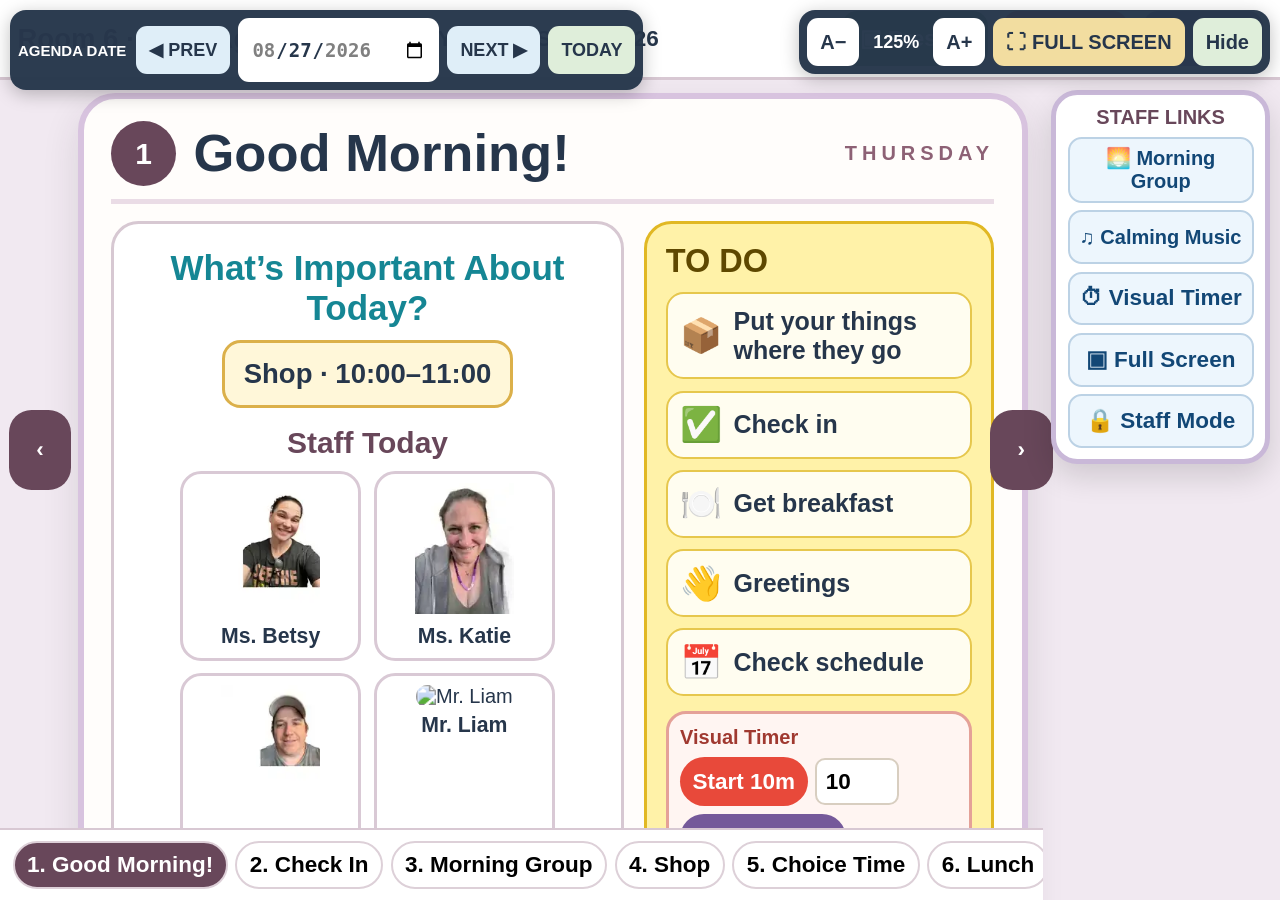
<file: index.html>
<!doctype html>
<html lang="en">
<head>
<meta charset="utf-8">
<meta name="viewport" content="width=device-width,initial-scale=1,maximum-scale=1,user-scalable=yes">
<title>Room 6 Daily Agenda</title>
<style>
html,body{margin:0;width:100%;height:100%;overflow:hidden;background:#fffdfb;font-family:Arial,Helvetica,sans-serif;color:#26364b}
#agendaFrame{position:fixed;inset:0;width:100%;height:100%;border:0;background:#fffdfb}
.controlBar{position:fixed;top:10px;z-index:999999;display:flex;gap:8px;align-items:center;padding:8px;background:rgba(38,54,75,.97);border-radius:16px;box-shadow:0 4px 18px rgba(0,0,0,.25)}
#dateBar{left:10px}
#accessBar{right:10px}
.controlBar button,.controlBar input{border:0;border-radius:11px;background:#fff;color:#26364b;font-weight:900;font-size:18px;min-height:48px;padding:8px 13px;cursor:pointer}
#dateBar .dayArrow{background:#dfeef8;min-width:92px}
#dateBar input{font-size:19px;min-width:175px;color:#26364b}
#todayBtn{background:#dfeeda}
#accessBar button{font-size:20px;min-width:52px}
#accessBar button.full{background:#f2dda0;min-width:150px}
#zoomLabel{color:#fff;font-size:18px;font-weight:900;min-width:58px;text-align:center}
#hideBtn{background:#dfeeda!important}
#dateCaption{color:#fff;font-size:15px;font-weight:900;white-space:nowrap;margin-right:2px}
@media(max-width:1150px){#dateCaption{display:none}.controlBar{top:6px;padding:6px;gap:5px}.controlBar button,.controlBar input{font-size:15px;min-height:42px;padding:6px 8px}#dateBar .dayArrow{min-width:54px}#dateBar input{min-width:150px}.full{min-width:110px!important}#zoomLabel{font-size:15px}}
</style>
</head>
<body>
<iframe id="agendaFrame" title="Room 6 Daily Agenda"></iframe>
<div id="dateBar" class="controlBar" aria-label="Agenda date controls">
 <span id="dateCaption">AGENDA DATE</span>
 <button type="button" id="prevDay" class="dayArrow" aria-label="Previous weekday">◀ PREV</button>
 <input type="date" id="datePicker" min="2026-08-27" max="2026-08-31" aria-label="Choose agenda date">
 <button type="button" id="nextDay" class="dayArrow" aria-label="Next weekday">NEXT ▶</button>
 <button type="button" id="todayBtn">TODAY</button>
</div>
<div id="accessBar" class="controlBar" aria-label="Display controls">
 <button type="button" id="smaller" aria-label="Make agenda smaller">A−</button>
 <span id="zoomLabel">125%</span>
 <button type="button" id="larger" aria-label="Make agenda larger">A+</button>
 <button type="button" id="fullscreen" class="full">⛶ FULL SCREEN</button>
 <button type="button" id="hideBtn" aria-label="Hide controls">Hide</button>
</div>
<script>
(function(){
 const frame=document.getElementById('agendaFrame');
 const accessBar=document.getElementById('accessBar');
 const dateBar=document.getElementById('dateBar');
 const picker=document.getElementById('datePicker');
 const label=document.getElementById('zoomLabel');
 const MIN='2026-08-27',MAX='2026-08-31',FALLBACK='2026-08-27';
 let zoom=parseFloat(localStorage.getItem('room6-display-zoom')||'1.25');
 zoom=Math.max(1,Math.min(1.6,zoom));
 function isoLocal(d){const y=d.getFullYear(),m=String(d.getMonth()+1).padStart(2,'0'),day=String(d.getDate()).padStart(2,'0');return `${y}-${m}-${day}`;}
 function inRange(v){return /^2026-08-\d{2}$/.test(v)&&v>=MIN&&v<=MAX;}
 const todayISO=isoLocal(new Date());
 let selected=inRange(todayISO)?todayISO:(inRange(localStorage.getItem('room6-selected-date')||'')?localStorage.getItem('room6-selected-date'):FALLBACK);
 function loadDate(v){
   if(!inRange(v))return;
   selected=v;picker.value=v;localStorage.setItem('room6-selected-date',v);
   frame.src='agenda2.html?date='+encodeURIComponent(v);
 }
 function stepWeekday(delta){
   const d=new Date(selected+'T12:00:00');
   do{d.setDate(d.getDate()+delta);}while(d.getDay()===0||d.getDay()===6);
   const v=isoLocal(d);if(inRange(v))loadDate(v);
 }
 function applyZoom(){
   label.textContent=Math.round(zoom*100)+'%';
   localStorage.setItem('room6-display-zoom',String(zoom));
   try{
     const d=frame.contentDocument;if(!d)return;
     d.documentElement.style.zoom=String(zoom);d.body.style.margin='0';d.body.style.minHeight='100vh';
     let s=d.getElementById('room6-accessibility-style');
     if(!s){s=d.createElement('style');s.id='room6-accessibility-style';s.textContent='button,input,select,textarea{font-size:max(18px,1em)!important}.btn,.button{min-height:48px!important}';d.head.appendChild(s);}
   }catch(e){}
 }
 function addAgendaFixes(){
   try{
     const d=frame.contentDocument;if(!d)return;
     let style=d.getElementById('room6-agenda-fixes');
     if(!style){style=d.createElement('style');style.id='room6-agenda-fixes';style.textContent='.slide:not([data-id="morning"]):not([data-id="station1"]):not([data-id="station2"]):not([data-id="enrich"]) .participation{display:none!important}#timerClose{position:fixed!important;top:18px!important;left:18px!important;z-index:99999!important;min-width:190px!important;min-height:58px!important;padding:0 18px!important;border:4px solid #e8493a!important;border-radius:15px!important;background:#fff!important;color:#2f2d2e!important;font-size:20px!important;font-weight:900!important;box-shadow:0 8px 24px rgba(0,0,0,.35)!important}.timerOverlay{overflow-y:auto!important}';d.head.appendChild(style);}
     const overlay=d.getElementById('timerOverlay'),close=d.getElementById('timerClose');
     if(close){close.textContent='✕ CLOSE TIMER';if(!close.dataset.room6CloseFix){close.dataset.room6CloseFix='1';close.addEventListener('click',()=>overlay&&overlay.classList.remove('open'));}}
   }catch(e){}
 }
 function addNoSchoolQuickRecord(){
   try{
     const d=frame.contentDocument;if(!d)return;
     const dock=d.querySelector('.dockStaff'),noSchoolCheck=d.getElementById('noSchool'),reasonInput=d.getElementById('noSchoolReason'),screen=d.getElementById('noSchoolScreen');
     if(!dock||!noSchoolCheck||!reasonInput)return;
     let style=d.getElementById('room6-noschool-style');
     if(!style){style=d.createElement('style');style.id='room6-noschool-style';style.textContent='.impactBtn.noSchoolQuick{border-color:#245da6}.impactBtn.noSchoolQuick.active{background:#dfeeff;border-color:#245da6;color:#183f70}';d.head.appendChild(style);}
     let btn=d.getElementById('quickNoSchoolRecord');
     function updateButton(){const active=!!(screen&&screen.classList.contains('show'))||noSchoolCheck.checked;btn.classList.toggle('active',active);btn.textContent=active?'✓ No School Recorded':'❄ No School';}
     if(!btn){btn=d.createElement('button');btn.id='quickNoSchoolRecord';btn.className='impactBtn noSchoolQuick';dock.appendChild(btn);btn.onclick=function(){const isActive=!!(screen&&screen.classList.contains('show'))||noSchoolCheck.checked;if(isActive){noSchoolCheck.checked=false;noSchoolCheck.dispatchEvent(new Event('change',{bubbles:true}));setTimeout(updateButton,30);return;}const reason=window.prompt('Reason for no school (optional):',reasonInput.value||'Snow day');if(reason===null)return;reasonInput.value=(reason||'School Closed').trim();reasonInput.dispatchEvent(new Event('change',{bubbles:true}));noSchoolCheck.checked=true;noSchoolCheck.dispatchEvent(new Event('change',{bubbles:true}));setTimeout(updateButton,30);};}
     noSchoolCheck.addEventListener('change',()=>setTimeout(updateButton,30));if(screen)new MutationObserver(updateButton).observe(screen,{attributes:true,attributeFilter:['class']});updateButton();
   }catch(e){}
 }
 frame.addEventListener('load',()=>{setTimeout(applyZoom,60);setTimeout(addAgendaFixes,90);setTimeout(addNoSchoolQuickRecord,130);});
 picker.onchange=()=>loadDate(picker.value);
 document.getElementById('prevDay').onclick=()=>stepWeekday(-1);
 document.getElementById('nextDay').onclick=()=>stepWeekday(1);
 document.getElementById('todayBtn').onclick=()=>{if(inRange(todayISO))loadDate(todayISO);else loadDate(FALLBACK);};
 document.getElementById('larger').onclick=()=>{zoom=Math.min(1.6,Math.round((zoom+.1)*10)/10);applyZoom();};
 document.getElementById('smaller').onclick=()=>{zoom=Math.max(1,Math.round((zoom-.1)*10)/10);applyZoom();};
 document.getElementById('fullscreen').onclick=async()=>{try{if(!document.fullscreenElement)await document.documentElement.requestFullscreen();else await document.exitFullscreen();}catch(e){}};
 document.addEventListener('fullscreenchange',()=>{document.getElementById('fullscreen').textContent=document.fullscreenElement?'↙ EXIT FULL SCREEN':'⛶ FULL SCREEN';});
 document.getElementById('hideBtn').onclick=()=>{
   accessBar.style.display='none';dateBar.style.display='none';
   const show=document.createElement('button');show.id='showControls';show.textContent='Aa';show.title='Show display and date controls';show.style.cssText='position:fixed;top:10px;right:10px;z-index:999999;border:0;border-radius:12px;background:#26364b;color:white;font-weight:900;font-size:22px;width:54px;height:48px;box-shadow:0 4px 14px rgba(0,0,0,.25);cursor:pointer';show.onclick=()=>{show.remove();accessBar.style.display='flex';dateBar.style.display='flex';};document.body.appendChild(show);
 };
 loadDate(selected);
})();
</script>
</body>
</html>
</file>
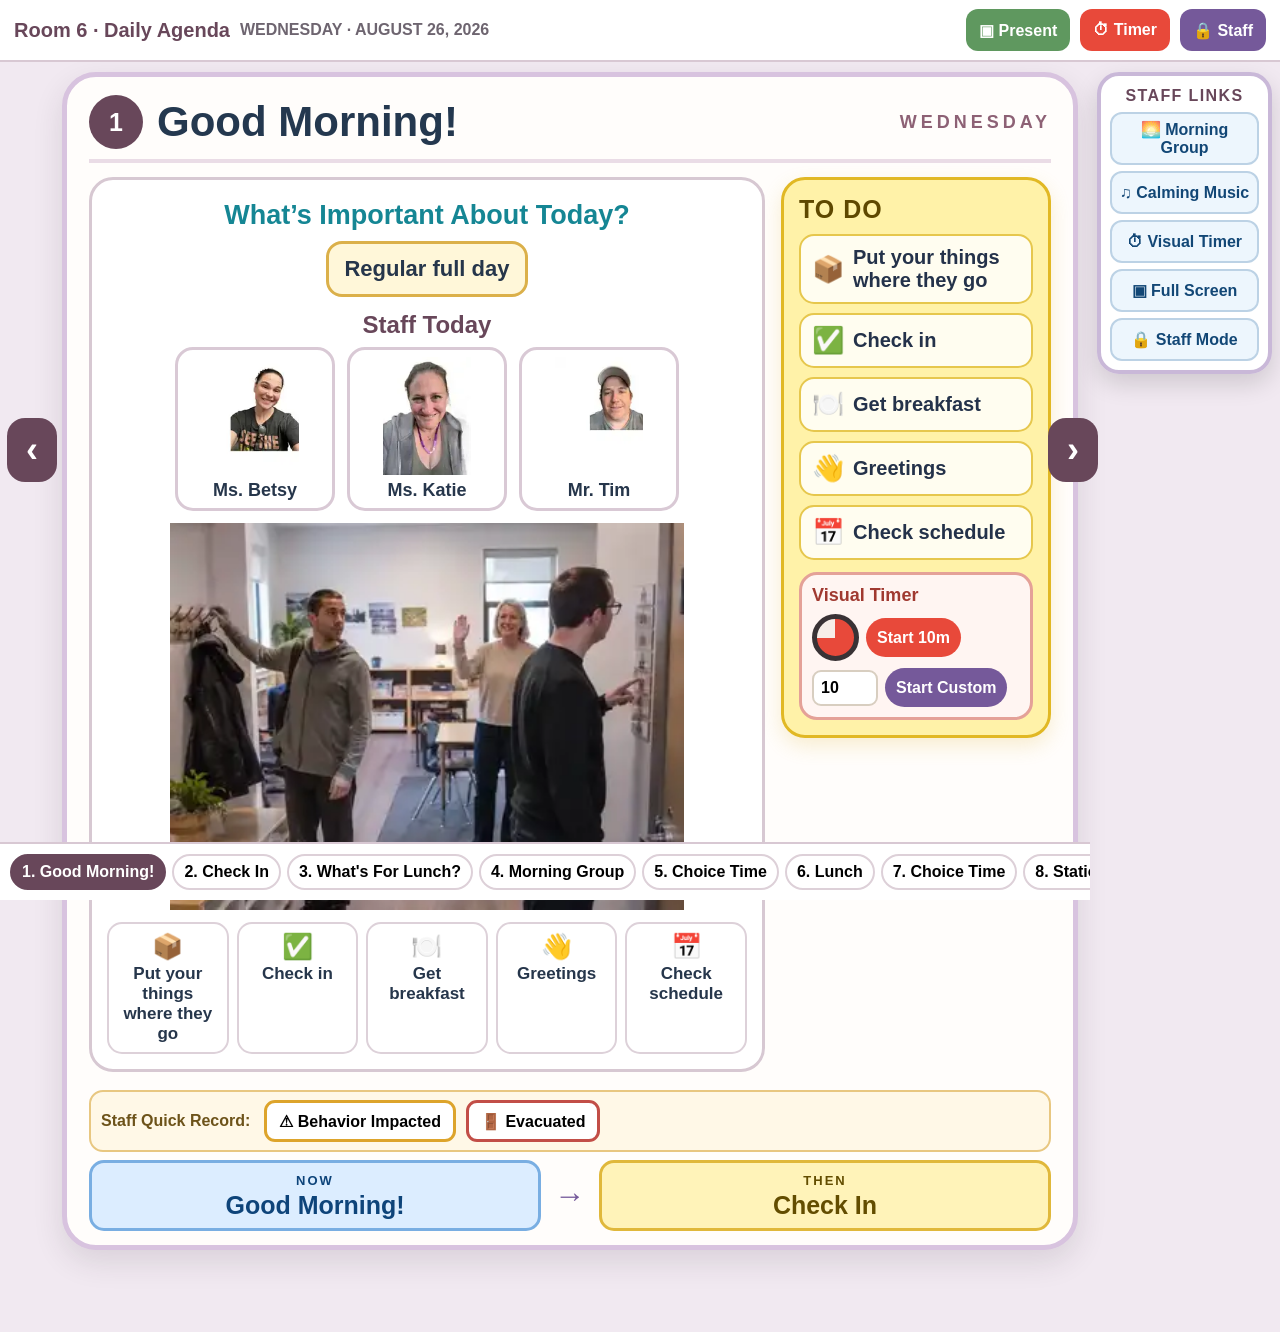
<file: agenda.html>
<!doctype html><html lang="en"><head><meta charset="utf-8"><meta name="viewport" content="width=device-width,initial-scale=1"><title>Room 6 Daily Agenda · August 26, 2026</title>
<style>
:root{--ink:#26364b;--muted:#6b6770;--mauve:#8d6175;--mauve2:#dac5d4;--lav:#f3eaf4;--blue:#1468d4;--sky:#dfeef8;--gold:#f2dda0;--green:#dfeeda;--red:#c24e47;--paper:#fffdfb;--shadow:0 12px 30px rgba(53,42,51,.12)}
*{box-sizing:border-box}html,body{margin:0;height:100%;font-family:Arial,Helvetica,sans-serif;color:var(--ink);background:#f1e9f1}button,input,textarea{font:inherit}button{cursor:pointer}
body{overflow-y:auto;overflow-x:hidden}.app{min-height:100vh;height:auto;display:flex;flex-direction:column}.topbar{height:62px;background:#fff;border-bottom:2px solid #d8c8d3;display:flex;align-items:center;gap:10px;padding:8px 14px;z-index:30}.topbar strong{font-size:20px;color:#68475a}.dateTag{font-weight:900;color:#6e6570}.spacer{flex:1}.topbtn{min-height:42px;padding:0 13px;border:0;border-radius:12px;font-weight:900;color:#fff}.presentBtn{background:#5f985f}.staffBtn{background:#75599a}.timerBtn{background:#e8493a}
.stage{flex:1;min-height:calc(100vh - 120px);padding:10px 202px 82px 62px;position:relative}.slide{display:none;height:auto;min-height:calc(100vh - 155px);background:var(--paper);border:5px solid #d8c3df;border-radius:34px;box-shadow:var(--shadow);padding:18px 22px 14px;overflow:visible}.slide.active{display:flex;flex-direction:column}.slideHead{display:flex;align-items:center;gap:14px;border-bottom:4px solid #eadce6;padding-bottom:10px}.slideNum{width:54px;height:54px;border-radius:50%;background:#68475a;color:#fff;display:grid;place-items:center;font-size:25px;font-weight:900;flex:none}.slideHead h1{font-size:42px;margin:0;color:#24384f;line-height:1}.dayStamp{margin-left:auto;font-size:18px;font-weight:900;letter-spacing:4px;color:#8d6175}
.content{display:grid;grid-template-columns:minmax(0,2fr) minmax(270px,.78fr);gap:16px;margin-top:14px;align-items:start}.maincard,.expectBox,.staffCard,.menuCard,.choiceCard{background:#fff;border:3px solid #d7c8d2;border-radius:24px;padding:15px}.maincard{text-align:center}.maincard img{display:block;width:100%;max-height:43vh;object-fit:contain;border-radius:18px;background:#fff}.maincard h2{font-size:30px;margin:0 0 10px;color:#0f487d}.expectBox{background:#fff2a8;border-color:#e1b824;box-shadow:0 8px 20px rgba(218,174,38,.20)}.expectBox h2{margin:0 0 10px;font-size:25px;text-transform:uppercase;letter-spacing:1px;color:#5e4800}.expectList{display:grid;gap:9px}.expectItem{background:#fffdf0;border:2px solid #e6c74d;border-radius:15px;padding:10px 11px;font-size:20px;font-weight:900;display:flex;align-items:center;gap:9px;color:#24324a}.expectItem span:first-child{font-size:26px}.timerMini{margin-top:12px;background:#fff5f2;border:3px solid #e4a198;border-radius:18px;padding:10px}.timerMiniTitle{font-weight:900;color:#a03930;font-size:18px}.timerMiniRow{display:flex;gap:7px;align-items:center;flex-wrap:wrap;margin-top:8px}.timerDisk{width:47px;height:47px;border-radius:50%;border:5px solid #393235;background:conic-gradient(#e8493a 0 270deg,#f7eee8 270deg);flex:none}.timerMini button{border:0;border-radius:999px;background:#e8493a;color:#fff;font-weight:900;min-height:39px;padding:0 11px}.timerMini button.custom{background:#75599a}.timerMini input{width:66px;padding:7px;border:2px solid #d8cec0;border-radius:9px;font-weight:900}
.staffPhotos{display:flex;gap:12px;justify-content:center;flex-wrap:wrap}.staffPerson{width:160px;background:#fff;border:3px solid #d9c9d5;border-radius:18px;padding:7px;text-align:center}.staffPerson img{width:100%;height:118px;object-fit:contain;border-radius:13px;background:#fff}.staffPerson strong{display:block;font-size:18px;margin-top:5px}.staffPerson.absent{opacity:.55;border-color:var(--red);position:relative}.staffPerson.absent:after{content:'ABSENT';position:absolute;top:8px;left:8px;right:8px;background:var(--red);color:#fff;border-radius:8px;padding:4px;font-weight:900}
.importantTitle{font-size:27px;color:#158694;font-weight:900;margin:5px 0 10px}.importantGrid{display:flex;gap:9px;flex-wrap:wrap;justify-content:center}.importantChip{border:3px solid #dbb04a;background:#fff7d9;border-radius:16px;padding:12px 15px;font-size:22px;font-weight:900}.arrivalSteps{display:grid;grid-template-columns:repeat(5,1fr);gap:8px;margin-top:12px}.step{border:2px solid #ddd1d9;border-radius:15px;padding:8px;font-size:17px;font-weight:900;background:#fff}.step b{display:block;font-size:25px;margin-bottom:3px}
.peopleTitle{font-size:24px;font-weight:900;color:#68475a;margin:2px 0 8px}.peopleGrid{display:grid;grid-template-columns:repeat(5,1fr);gap:9px}.personCheck{border:3px solid #d8c7df;border-radius:17px;background:#fff;padding:7px;text-align:center;position:relative}.personCheck img{width:100%;height:100px;object-fit:contain;background:#fff;border-radius:12px}.personCheck strong{display:block;font-size:18px;margin-top:3px}.personCheck label{display:flex;justify-content:center;align-items:center;gap:6px;margin-top:4px;font-weight:900}.personCheck input{width:23px;height:23px}.staffCheckGrid{display:grid;grid-template-columns:repeat(3,minmax(150px,210px));justify-content:center;gap:10px}.staffCheckGrid .personCheck img{height:112px}
.menuLayout{display:grid;grid-template-columns:1.15fr .85fr;gap:14px}.menuCard{display:flex;flex-direction:column;justify-content:center}.menuItem{font-size:27px;font-weight:900;text-align:center;color:#143e6a;margin:8px 0}.choiceGrid{display:grid;grid-template-columns:repeat(4,1fr);gap:12px;margin-top:10px}.choiceCard{font-size:22px;font-weight:900;display:flex;flex-direction:column;align-items:center;justify-content:center;gap:8px;min-height:190px;border-width:3px}.choiceCard input{width:28px;height:28px;align-self:flex-start}.choiceIcon{font-size:68px;line-height:1}.choiceLabel{font-size:24px;text-align:center;color:#20334e}.choiceMainFill{display:flex;flex-direction:column;min-height:100%}.choiceMainFill .timeBanner{margin-top:18px}.choiceMainFill .timeChip{width:100%;justify-content:center;font-size:30px;padding:18px 22px}.videoEmbedGrid{display:grid;grid-template-columns:repeat(3,1fr);gap:10px;margin-top:10px}.videoSlot{background:#fff;border:3px solid #c9b6d9;border-radius:18px;overflow:hidden;min-height:180px;display:flex;align-items:center;justify-content:center}.videoSlot iframe{width:100%;aspect-ratio:16/9;border:0;display:block}.videoOpen{display:block;background:#68475a;color:#fff;text-decoration:none;padding:7px 10px;font-weight:900;text-align:center}.videoPlaceholder{padding:20px;text-align:center;font-weight:900;color:#76599a}.enrichVisual{max-height:32vh!important;object-fit:contain!important;background:#f7fbff!important}.enrichTitle{font-size:20px;font-weight:900;color:#68475a;margin:8px 0 4px;text-align:left}.staffPanel .linkHelp{font-size:12px;color:#6d6570;font-weight:700;margin:3px 0 8px}.blueAlert{background:#1269d7;color:white;border:4px solid #084fa9;border-radius:18px;padding:15px;text-align:center;font-size:28px;font-weight:900;margin:10px 0;box-shadow:0 8px 18px rgba(18,105,215,.25)}.noteGold{background:#fff2c7;border:3px solid #e0b94e;border-radius:16px;padding:10px 13px;text-align:center;font-size:20px;font-weight:900;margin-top:10px}.morningWrap{display:flex;flex-direction:column;gap:14px;height:100%}.morningWrap img{max-height:38vh!important;object-fit:contain!important}.morningAssignBox{border:3px solid #6ea9db;background:#eef7ff;border-radius:22px;padding:12px 14px}.morningAssignTitle{font-size:24px;font-weight:900;color:#0f487d;margin-bottom:10px}.morningAssignGrid{display:grid;grid-template-columns:1fr 1fr;gap:14px}.assignCol{background:#fff;border:2px solid #bad1ee;border-radius:18px;padding:10px}.assignCol h3{margin:0 0 8px;font-size:22px;color:#24527d}.assignPeople{display:flex;gap:10px;justify-content:center;flex-wrap:wrap}.assignPerson{width:100px;border:2px solid #d8e6f5;border-radius:14px;padding:6px;background:#fff}.assignPerson img{width:100%;height:72px;object-fit:contain;border-radius:10px;background:#fff}.assignPerson strong{display:block;font-size:16px;color:#24384f;margin-top:4px}.breakBox{margin-top:12px;background:#d9eeff;border:3px solid #65a7d7;border-radius:18px;padding:14px;text-align:center;font-size:28px;font-weight:900;color:#164c7e}
.bottomWrap{margin-top:auto;padding-top:10px}.participation{background:#fff;border:3px solid #d6c3e3;border-radius:17px;padding:8px 10px}.participationTitle{font-size:13px;text-transform:uppercase;letter-spacing:1.5px;color:#75599a;font-weight:900;margin-bottom:6px}.participationNames{display:flex;flex-wrap:wrap;gap:6px}.participationNames label{display:inline-flex;align-items:center;gap:4px;border:2px solid #dfd3e7;background:#fbf8fd;border-radius:10px;padding:6px 8px;font-weight:900;font-size:14px}.participationNames input{width:18px;height:18px}.quickImpact{display:flex;gap:10px;flex-wrap:wrap;align-items:center;margin-top:8px;padding:8px 10px;background:#fff8e7;border:2px solid #e8c781;border-radius:14px}.quickImpactTitle{font-weight:900;color:#6d531a;margin-right:4px}.quickImpact button{min-height:42px;border-radius:11px;background:#fff;border:3px solid;font-weight:900;padding:0 12px}.quickImpact .behaviorQuick{border-color:#dda42b}.quickImpact .evacQuick{border-color:#c24e47}.quickImpact button.active.behaviorQuick{background:#fff0bd}.quickImpact button.active.evacQuick{background:#ffe0dc}.flow{display:grid;grid-template-columns:1fr 42px 1fr;gap:8px;align-items:center;margin-top:8px}.flowBox{border-radius:15px;padding:8px 12px;text-align:center;border:3px solid}.flowBox small{font-size:13px;font-weight:900;letter-spacing:2px}.flowBox strong{display:block;font-size:25px;margin-top:2px}.flowNow{background:#dcedff;border-color:#79aee2;color:#0e447a}.flowThen{background:#fff3b9;border-color:#e0b83b;color:#634d00}.flowArrow{text-align:center;font-size:31px;font-weight:900;color:#75599a}
.navArrow{position:fixed;top:50%;transform:translateY(-50%);width:50px;height:64px;border:0;border-radius:18px;background:#68475a;color:#fff;font-size:36px;font-weight:900;z-index:25}.prev{left:7px}.next{right:182px}.film{height:58px;position:fixed;left:0;right:190px;bottom:0;background:#fff;border-top:2px solid #d8c8d3;display:flex;gap:6px;align-items:center;padding:6px 10px;overflow:auto;z-index:24}.film button{white-space:nowrap;border:2px solid #ddd0d8;background:#fff;border-radius:999px;padding:7px 10px;font-weight:900}.film button.active{background:#68475a;color:#fff;border-color:#68475a}
.staffDock{position:fixed;right:8px;top:72px;width:175px;background:rgba(255,255,255,.98);border:4px solid #c9b8d8;border-radius:22px;padding:9px;z-index:32;box-shadow:0 10px 24px rgba(0,0,0,.14)}.dockTitle{text-align:center;font-weight:900;color:#68475a;text-transform:uppercase;letter-spacing:1.4px;margin:2px 0 7px}.dockLink,.dockBtn{display:flex;width:100%;min-height:43px;align-items:center;justify-content:center;text-align:center;border:2px solid #bcd2e5;background:#edf6fd;color:#124776;border-radius:12px;text-decoration:none;font-weight:900;margin-top:6px;padding:6px}.dockBtn{cursor:pointer}.dockStaff{display:none;border-top:2px solid #eadfe7;margin-top:8px;padding-top:6px}.staffOn .dockStaff{display:block}.impactBtn{width:100%;min-height:40px;border-radius:10px;background:#fff;border:3px solid;font-weight:900;margin-top:5px}.impactBtn.behavior{border-color:#dda42b}.impactBtn.evacuated{border-color:#c24e47}.impactBtn.active.behavior{background:#fff0bd}.impactBtn.active.evacuated{background:#ffe0dc}
.staffPanel{position:fixed;right:190px;top:70px;bottom:62px;width:360px;background:#fff;border:3px solid #c8b7d6;border-radius:20px;padding:13px;z-index:40;overflow:auto;display:none;box-shadow:0 12px 35px rgba(0,0,0,.2)}.staffPanel.open{display:block}.staffPanel h2{margin:0;color:#68475a}.staffPanel h3{margin:17px 0 7px;border-top:2px solid #eee2ea;padding-top:12px}.staffPanel label{display:block;font-weight:900;margin:7px 0 4px}.staffPanel input[type=text],.staffPanel input[type=url],.staffPanel textarea{width:100%;padding:9px;border:2px solid #ddd0d8;border-radius:10px}.staffPanel textarea{min-height:70px;resize:vertical}.toggle{display:flex!important;align-items:center;gap:7px;border:1px solid #eee2ea;padding:7px;border-radius:9px}.toggle input{width:20px;height:20px}.closeStaff{width:100%;min-height:42px;border:0;border-radius:10px;background:#68475a;color:#fff;font-weight:900;margin-top:10px}
.timerOverlay{position:fixed;inset:0;background:rgba(28,28,31,.97);display:none;z-index:80;color:#fff;align-items:center;justify-content:center;text-align:center}.timerOverlay.open{display:flex}.timerPanel{width:min(620px,95vw)}.timerBig{width:min(48vw,350px);height:min(48vw,350px);border-radius:50%;margin:0 auto 12px;border:18px solid #e6e1dc;background:conic-gradient(#e8493a var(--timerDeg,360deg),#f7eee8 0);position:relative}.timerBig:after{content:'';width:30px;height:30px;background:#2f2d2e;border-radius:50%;position:absolute;inset:0;margin:auto}.timerDigital{font-size:70px;font-weight:900}.timerControls{display:flex;gap:8px;justify-content:center;flex-wrap:wrap}.timerControls button{min-height:44px;border:0;border-radius:999px;padding:0 15px;font-weight:900}.timerStart{background:#5f985f;color:#fff}.timerClose{background:#fff;color:#333}.timerPreset{background:#e8493a;color:#fff}.timerCustom{margin-top:10px;display:flex;justify-content:center;gap:7px;align-items:center}.timerCustom input{width:80px;padding:8px;border-radius:9px;border:0;font-size:19px;font-weight:900}.timerCustom button{background:#75599a;color:#fff}
.noSchoolScreen{display:none;height:100%;background:#fff;border:5px solid #d8c3df;border-radius:34px;align-items:center;justify-content:center;text-align:center;padding:30px}.noSchoolScreen.show{display:flex}.noSchoolScreen h1{font-size:68px;color:#c24e47;margin:0}.noSchoolScreen p{font-size:30px;font-weight:900}
.presentMode{overflow:hidden}.presentMode .app{height:100vh;min-height:100vh;overflow:hidden}.presentMode .topbar,.presentMode .film{display:none}.presentMode .stage{height:100vh;min-height:0;flex:none;padding:8px 190px 8px 55px;overflow:hidden}.presentMode .slide{border-radius:24px;min-height:0;height:auto;overflow:visible;transform-origin:top center;will-change:transform}.presentMode .staffDock{top:8px}.presentMode .staffPanel{top:8px;bottom:8px}.presentMode .next{right:182px}.presentMode .slideHead h1{font-size:46px}
@media(max-width:1000px){.content{grid-template-columns:1fr}.maincard img{max-height:34vh}.staffDock{width:155px}.stage{padding-right:178px}.next{right:160px}.film{right:163px}.peopleGrid{grid-template-columns:repeat(3,1fr)}.arrivalSteps{grid-template-columns:repeat(3,1fr)}.staffPanel{right:165px}.menuLayout{grid-template-columns:1fr}}
.dockStaffOnly{display:none}.staffOn .dockStaffOnly{display:block}
@media(max-height:800px) and (min-width:1001px){body:not(.presentMode) .slideHead h1{font-size:36px}body:not(.presentMode) .maincard img{max-height:36vh}body:not(.presentMode) .content{margin-top:10px}body:not(.presentMode) .slide{padding-top:14px}}

/* Handwritten review fixes */
.staffPerson,.staffCheckGrid .personCheck{cursor:pointer}.staffPerson:focus,.staffCheckGrid .personCheck:focus{outline:4px solid #2e8bd0;outline-offset:3px}
.timeBanner{display:flex;gap:12px;flex-wrap:wrap;justify-content:center;margin:10px 0}.timeChip{background:#e4f3ff;border:3px solid #5d9fd2;border-radius:16px;padding:10px 16px;font-size:22px;font-weight:900;color:#123f6d}.timeChip.lunchTime{background:#fff1b9;border-color:#d6ad30;color:#694f00}
.groupPeople{margin-top:12px;background:#f8f4fa;border:3px solid #d2bddb;border-radius:18px;padding:10px}.groupPeopleTitle{text-align:center;font-size:21px;font-weight:900;color:#68475a;margin-bottom:8px}.groupPeopleGrid{display:flex;gap:12px;justify-content:center;flex-wrap:wrap}.groupPerson{width:145px;background:#fff;border:2px solid #d8c8df;border-radius:15px;padding:7px;text-align:center}.groupPerson img{width:100%;height:100px;object-fit:contain}.groupPerson strong{display:block;font-size:17px;margin-top:4px}.breakBox{margin-top:10px;background:#dff0ff;border:3px solid #5a9ed1;border-radius:14px;padding:9px;text-align:center;font-size:21px;font-weight:900;color:#0f4678}
.choiceGrid .choiceCard{cursor:default}.choiceGrid .choiceCard input{display:none}.choiceHeader{font-size:26px;font-weight:900;color:#68475a;margin:4px 0 10px;text-align:center}.choiceCard{background:#fff}.choiceCard .choiceIcon{font-size:64px}.choiceCard .choiceLabel{font-size:24px}
.endChecklist{display:grid;gap:11px;text-align:left}.endItem{display:flex;align-items:center;gap:14px;background:#fff;border:3px solid #c9d9e8;border-radius:16px;padding:12px 16px;font-size:25px;font-weight:900;color:#20374e}.endIcon{font-size:36px;min-width:44px;text-align:center}.endLewis{background:#e9f7ff;border-color:#5b9fd2}.endVisualTitle{font-size:28px;font-weight:900;color:#68475a;margin-bottom:10px;text-align:center}
.noExpectContent{grid-template-columns:1fr!important}.noExpectContent .maincard{max-width:950px;width:100%;margin:0 auto}.noExpectContent .maincard img{max-height:28vh}
@media(max-width:1000px){.groupPerson{width:120px}.groupPerson img{height:84px}.endItem{font-size:21px}}
</style></head><body><div class="app">
<div class="topbar"><strong>Room 6 · Daily Agenda</strong><span class="dateTag">WEDNESDAY · AUGUST 26, 2026</span><span class="spacer"></span><button class="topbtn presentBtn" id="presentBtn">▣ Present</button><button class="topbtn timerBtn" id="timerBtn">⏱ Timer</button><button class="topbtn staffBtn" id="staffBtn">🔒 Staff</button></div>
<div class="stage" id="stage"><div class="noSchoolScreen" id="noSchoolScreen"><div><h1>No School Today</h1><p id="noSchoolText">School Closed</p></div></div><div id="slides"></div></div>
<button class="navArrow prev" id="prev">‹</button><button class="navArrow next" id="next">›</button><nav class="film" id="film"></nav>
<aside class="staffDock"><div class="dockTitle">Staff Links</div><a class="dockLink" id="morningLink" href="https://app.peardeck.com/student/tnavqgogg" target="_blank" rel="noopener">🌅 Morning Group</a><button class="dockBtn dockStaffOnly" id="quickMorningEdit">✎ Set Today's MG Link</button><a class="dockLink" id="musicLink" href="#" target="_blank">♫ Calming Music</a><button class="dockBtn" id="dockTimer">⏱ Visual Timer</button><button class="dockBtn" id="dockPresent">▣ Full Screen</button><button class="dockBtn" id="dockStaff" title="Open Staff Mode">🔒 Staff Mode</button><div class="dockStaff"><button class="impactBtn behavior" data-impact="behavior">⚠ Behavior Impacted</button><button class="impactBtn evacuated" data-impact="evacuated">🚪 Evacuated</button></div></aside>
<aside class="staffPanel" id="staffPanel"><h2>Staff Mode</h2><div style="font-size:13px;color:#6c6470;font-weight:800">Changes save on this computer.</div><h3>Today</h3><label>What's important today?</label><textarea id="importantInput"></textarea><label class="toggle"><input type="checkbox" id="noSchool"> No School Today</label><label>No school reason</label><input type="text" id="noSchoolReason" placeholder="Snow day / building closed"><h3>Staff Absent</h3><label class="toggle"><input type="checkbox" data-staff-abs="Ms. Betsy"> Ms. Betsy</label><label class="toggle"><input type="checkbox" data-staff-abs="Ms. Katie"> Ms. Katie</label><label class="toggle"><input type="checkbox" data-staff-abs="Mr. Tim"> Mr. Tim</label><h3>Selected Activity</h3><div id="selectedTitle" style="font-size:19px;font-weight:900;color:#0f487d"></div><label>Participation notes</label><textarea id="participationNote" placeholder="Optional note about participation"></textarea><label class="toggle"><input type="checkbox" id="behaviorCheck"> Behavior impacted task/work/lesson</label><label class="toggle"><input type="checkbox" id="evacCheck"> Evacuation / room cleared</label><label>Activity impact note</label><textarea id="impactNote" placeholder="Optional note"></textarea><h3>Support Links</h3><label>Morning Group link</label><input type="url" id="morningUrl"><label>Calming Music YouTube link</label><input type="url" id="musicUrl"><h3>Enrichments Videos</h3><div class="linkHelp">Paste up to 3 YouTube video links. They will embed directly on the Enrichments slide when YouTube allows embedding.</div><label>YouTube video 1</label><input type="url" id="enrichUrl1" placeholder="https://www.youtube.com/watch?v=..."><label>YouTube video 2</label><input type="url" id="enrichUrl2" placeholder="Optional"><label>YouTube video 3</label><input type="url" id="enrichUrl3" placeholder="Optional"><button class="closeStaff" id="closeStaff">Close Staff Mode</button></aside>
<div class="timerOverlay" id="timerOverlay"><div class="timerPanel"><div class="timerBig" id="timerBig"></div><div class="timerDigital" id="timerDigital">10:00</div><div class="timerControls" id="presetButtons"></div><div class="timerCustom"><label>Custom minutes <input type="number" id="customMinutes" min="1" max="180" value="10"></label><button id="customStart">Start Custom</button></div><div class="timerControls" style="margin-top:12px"><button class="timerStart" id="timerStart">Start</button><button class="timerClose" id="timerReset">Reset</button><button class="timerClose" id="timerClose">Close</button></div></div></div>
</div>
<script>
(()=>{'use strict';
const IMAGES={"chairWorkout":"[data-uri]","arrival":"[data-uri]","choice":"[data-uri]","enrich":"[data-uri]","home":"[data-uri]","lunch":"[data-uri]","morning":"[data-uri]","stations":"[data-uri]","Sophia":"[data-uri]","Sincere":"[data-uri]","Hussain":"[data-uri]","Carter":"[data-uri]","Roman":"[data-uri]","Victoria":"[data-uri]","Brendon":"[data-uri]","Lewis":"[data-uri]","Lovell":"[data-uri]","Ms. Betsy":"[data-uri]","Ms. Katie":"[data-uri]","Mr. Tim":"[data-uri]"};
const students=['Sophia','Sincere','Hussain','Carter','Roman','Victoria','Brendon','Lewis','Lovell'];
const staff=['Ms. Betsy','Ms. Katie','Mr. Tim'];
const AGENDA_DATE='2026-08-26';const CBI_START_DATE='2026-09-23';const defaults={important:['Regular full day'],noSchool:false,noSchoolReason:'',staffAbsent:[],morningUrl:'https://app.peardeck.com/student/tnavqgogg',morningLinks:{'2026-08-26':'https://app.peardeck.com/student/tnavqgogg'},musicUrl:'https://www.youtube.com/watch?v=HFlxEM6zZsc',enrichYoutube:['','',''],current:0,checkin:{},participation:{},participationNotes:{},impact:{},choices:{}};
let state;try{state=Object.assign({},defaults,JSON.parse(localStorage.getItem('room6-aug26-review')||'{}'))}catch(e){state={...defaults}};state.checkin=state.checkin||{};state.participation=state.participation||{};state.participationNotes=state.participationNotes||{};state.impact=state.impact||{};state.choices=state.choices||{};state.staffAbsent=state.staffAbsent||[];state.morningLinks=state.morningLinks||{};state.morningLinks[AGENDA_DATE]='https://app.peardeck.com/student/tnavqgogg';state.morningUrl='https://app.peardeck.com/student/tnavqgogg';state.enrichYoutube=Array.isArray(state.enrichYoutube)?state.enrichYoutube:['','',''];while(state.enrichYoutube.length<3)state.enrichYoutube.push('');
const E={arrival:[['📦','Put your things where they go'],['✅','Check in'],['🍽️','Get breakfast'],['👋','Greetings'],['📅','Check schedule']],checkin:[['👀','Look'],['🖼️','Find your picture'],['☑️','Check the box'],['💬','Use AAC if needed']],group:[['📅','Check Schedule'],['🪑','Sitting'],['🔇','Voice Off'],['✅','Ready to Work']],choice:[['👉','Choose an activity'],['💻','Computer'],['🎨','Draw'],['🚶','Walk'],['💡','What is your idea?']],lunch:[['🍽️','Get lunch'],['🪑','Sit'],['🥪','Eat'],['🧹','Clean up'],['📅','Check schedule'],['🎯','Choose a leisure activity']],station:[['📅','Check Schedule'],['🪑','Sitting'],['🔇','Voice Off'],['✅','Ready to Work']]};
const REVIEW_EXERCISE='[data-uri]';
const slides=[
{id:'good',title:'Good Morning!',kind:'good',img:IMAGES.arrival,expect:E.arrival,timer:10,noParticipation:true},
{id:'checkin',title:'Check In',kind:'checkin',expect:E.checkin,timer:10,noParticipation:true},
{id:'menu',title:"What's For Lunch?",kind:'menu',img:IMAGES.lunch,expect:E.lunch,timer:5,menu:['Chicken Basket','Chicken Tenders','Biscuit','Green Beans']},
{id:'morning',title:'Morning Group',kind:'activity',img:IMAGES.morning,expect:E.group,timer:20},
{id:'choice1',title:'Choice Time',kind:'choice',expect:E.choice,timer:45,timeNote:'No CBI today',lunchNote:'Lunch 11:45–12:15'},
{id:'lunch',title:'Lunch',kind:'activity',img:IMAGES.lunch,expect:E.lunch,timer:30,timeNote:'Lunch 11:45–12:15'},
{id:'choiceAfterLunch',title:'Choice Time',kind:'choice',expect:E.choice,timer:30,nextOverride:'Stations Group 1'},
{id:'station1',title:'Stations Group 1',kind:'station',img:IMAGES.stations,expect:E.station,timer:15,group:['Hussain','Lewis','Carter'],breakText:'Group 2: On Break'},
{id:'station2',title:'Stations Group 2',kind:'station',img:IMAGES.stations,expect:E.station,timer:15,group:['Roman','Victoria','Brendon'],breakText:'Group 1: On Break'},
{id:'choice2',title:'Choice Time',kind:'choice',expect:E.choice,timer:15,nextOverride:'Enrichments · 2:00 PM',timeNote:'Next: Enrichments at 2:00 PM'},
{id:'enrich',title:'Enrichments',kind:'enrich',img:REVIEW_EXERCISE,expect:E.group,timer:45,timeNote:'2:00–2:45 PM'},
{id:'home',title:'Time to Go Home',kind:'endday',img:IMAGES.home,timer:10,noExpect:true}
]
function save(){localStorage.setItem('room6-aug26-review',JSON.stringify(state))} /* CBI resumes 2026-09-23 */
function toast(msg){const t=document.getElementById('toast');if(!t)return;t.textContent=msg;t.classList.add('show');setTimeout(()=>t.classList.remove('show'),1800)}

function esc(x){return String(x??'').replace(/[&<>"']/g,m=>({'&':'&amp;','<':'&lt;','>':'&gt;','"':'&quot;',"'":'&#39;'}[m]))}
function staffPhotos(){return '<div class="staffPhotos">'+staff.map(n=>'<div class="staffPerson '+(state.staffAbsent.includes(n)?'absent':'')+'" role="button" tabindex="0" data-staff-toggle="'+esc(n)+'" aria-label="Toggle '+esc(n)+' absent"><img src="'+IMAGES[n]+'" alt="'+esc(n)+'"><strong>'+esc(n)+'</strong></div>').join('')+'</div>'}
function expectations(rows,def,id,title='Expectations'){return '<div class="expectBox"><h2>'+esc(title)+'</h2><div class="expectList">'+rows.map(r=>'<div class="expectItem"><span>'+r[0]+'</span><span>'+esc(r[1])+'</span></div>').join('')+'</div>'+timerMini(def,id)+'</div>'}
function timerMini(def,id){return '<div class="timerMini"><div class="timerMiniTitle">Visual Timer</div><div class="timerMiniRow"><div class="timerDisk"></div><button data-timer="'+def+'">Start '+def+'m</button><input type="number" min="1" max="180" value="'+def+'" data-custom-input="'+id+'"><button class="custom" data-custom-start="'+id+'">Start Custom</button></div></div>'}
function participation(s){if(s.noParticipation)return '';const rec=state.participation[s.id]||{};return '<div class="participation"><div class="participationTitle">Participation</div><div class="participationNames">'+students.map(n=>'<label><input type="checkbox" data-part="'+esc(n)+'" '+(rec[n]?'checked':'')+'><span>'+esc(n)+'</span></label>').join('')+'</div></div>'}
function nextTitle(i){const s=slides[i];if(s.nextOverride)return s.nextOverride;return i===slides.length-1?'Travel Time':(slides[i+1].title==='Time to Go Home'?'End of Day':slides[i+1].title)}
function flow(s,i){return '<div class="flow"><div class="flowBox flowNow"><small>NOW</small><strong>'+esc(s.title==='Time to Go Home'?'End of Day':s.title)+'</strong></div><div class="flowArrow">→</div><div class="flowBox flowThen"><small>THEN</small><strong>'+esc(nextTitle(i))+'</strong></div></div>'}
function quickImpact(s){const imp=state.impact[s.id]||{};return '<div class="quickImpact"><span class="quickImpactTitle">Staff Quick Record:</span><button class="behaviorQuick '+(imp.behavior?'active':'')+'" data-quick-impact="behavior">⚠ Behavior Impacted</button><button class="evacQuick '+(imp.evacuated?'active':'')+'" data-quick-impact="evacuated">🚪 Evacuated</button></div>'}
function footer(s,i){return '<div class="bottomWrap">'+participation(s)+quickImpact(s)+flow(s,i)+'</div>'}
function choiceOptions(s){const vals=['Computer','Draw','Walk','What is your idea?'];const icons=['💻','🎨','👟','💡'];return '<div class="choiceHeader">Activity Choices</div><div class="choiceGrid">'+vals.map((v,i)=>'<div class="choiceCard"><span class="choiceIcon">'+icons[i]+'</span><span class="choiceLabel">'+esc(v)+'</span></div>').join('')+'</div>'}
function youtubeEmbed(url){try{const u=new URL((url||'').trim());let id='';if(u.hostname.includes('youtu.be'))id=u.pathname.split('/').filter(Boolean)[0]||'';else if(u.hostname.includes('youtube.com')){if(u.pathname==='/watch')id=u.searchParams.get('v')||'';else if(u.pathname.startsWith('/shorts/'))id=u.pathname.split('/')[2]||'';else if(u.pathname.startsWith('/embed/'))id=u.pathname.split('/')[2]||'';}return id?'https://www.youtube.com/embed/'+encodeURIComponent(id)+'?rel=0':'';}catch(e){return ''}}
function enrichmentVideos(){const links=(state.enrichYoutube||[]).slice(0,3);return '<div class="enrichTitle">Workout Videos</div><div class="videoEmbedGrid">'+links.map((u,i)=>{const em=youtubeEmbed(u);return em?'<div class="videoSlot" style="display:block"><iframe src="'+em+'" title="Enrichment video '+(i+1)+'" allow="accelerometer; autoplay; clipboard-write; encrypted-media; gyroscope; picture-in-picture; web-share" allowfullscreen></iframe><a class="videoOpen" href="'+esc(u)+'" target="_blank">Open in YouTube</a></div>':'<div class="videoSlot"><div class="videoPlaceholder">Video '+(i+1)+'<br><small>Add a YouTube link in Staff Mode</small></div></div>'}).join('')+'</div>'}
function peopleGrid(){return '<div class="peopleTitle">Students</div><div class="peopleGrid">'+students.map(n=>'<div class="personCheck"><img src="'+IMAGES[n]+'" alt="'+esc(n)+'"><strong>'+esc(n)+'</strong><label><input type="checkbox" data-checkin="'+esc(n)+'" '+(state.checkin[n]?'checked':'')+'> Check In</label></div>').join('')+'</div><div class="peopleTitle" style="margin-top:12px">Staff Working With Us Today</div><div class="staffCheckGrid">'+staff.map(n=>'<div class="personCheck '+(state.staffAbsent.includes(n)?'absent':'')+'" role="button" tabindex="0" data-staff-toggle="'+esc(n)+'"><img src="'+IMAGES[n]+'" alt="'+esc(n)+'"><strong>'+esc(n)+'</strong></div>').join('')+'</div>'}
function timeBanners(s){let x='';if(s.timeNote)x+='<div class="timeChip">🕒 '+esc(s.timeNote)+'</div>';if(s.lunchNote)x+='<div class="timeChip lunchTime">🍽️ '+esc(s.lunchNote)+'</div>';return x?'<div class="timeBanner">'+x+'</div>':''}
function groupPeople(s){if(!s.group||!s.group.length)return '';return '<div class="groupPeople"><div class="groupPeopleTitle">Students Working in This Group</div><div class="groupPeopleGrid">'+s.group.map(n=>'<div class="groupPerson"><img src="'+IMAGES[n]+'" alt="'+esc(n)+'"><strong>'+esc(n)+'</strong></div>').join('')+'</div>'+(s.breakText?'<div class="breakBox">'+esc(s.breakText)+'</div>':'')+'</div>'}
function lunchAssignments(){const cafe=['Lewis','Roman','Brendon'];const room=['Carter','Victoria'];const col=(title,names)=>'<div class="assignCol"><h3>'+title+'</h3><div class="assignPeople">'+names.map(n=>'<div class="assignPerson"><img src="'+IMAGES[n]+'" alt="'+esc(n)+'"><strong>'+esc(n)+'</strong></div>').join('')+'</div></div>';return '<div class="morningAssignBox"><div class="morningAssignTitle">Where do I go for lunch</div><div class="morningAssignGrid">'+col('Cafe',cafe)+col('Room 6',room)+'</div></div>'}
function endDayVisual(){const items=[['🍎','Snack'],['🧹','Clean up'],['💻','Plug in computers — Lewis'],['📘','Binders'],['🎒','Pack-up'],['🏠','Home']];return '<div class="maincard"><div class="endVisualTitle">End of Day</div><div class="endChecklist">'+items.map((x,i)=>'<div class="endItem '+(i===2?'endLewis':'')+'"><span class="endIcon">'+x[0]+'</span><span>'+esc(x[1])+'</span></div>').join('')+'</div></div>'}
function slideHtml(s,i){let main='';if(s.kind==='good'){const importantItems=(state.important&&state.important.length?state.important:['Regular full day']);main='<div class="maincard"><div class="importantTitle">What’s Important About Today?</div><div class="importantGrid">'+importantItems.map(x=>'<div class="importantChip">'+esc(x)+'</div>').join('')+'</div><div class="peopleTitle" style="margin-top:14px">Staff Today</div>'+staffPhotos()+'<img style="margin-top:12px" src="'+s.img+'" alt="Arrival visual"><div class="arrivalSteps">'+s.expect.map(r=>'<div class="step"><b>'+r[0]+'</b>'+esc(r[1])+'</div>').join('')+'</div></div>'}else if(s.kind==='checkin'){main='<div class="maincard" style="text-align:left">'+peopleGrid()+'</div>'}else if(s.kind==='menu'){main='<div class="maincard"><div class="menuLayout"><img src="'+s.img+'" alt="Lunch visual"><div class="menuCard">'+s.menu.map(x=>'<div class="menuItem">'+esc(x)+'</div>').join('')+'</div></div></div>'}else if(s.kind==='choice'){main='<div class="maincard choiceMainFill">'+choiceOptions(s)+timeBanners(s)+(s.blue?'<div class="blueAlert">'+esc(s.blue)+'</div>':'')+'</div>'}else if(s.kind==='station'){main='<div class="maincard"><img src="'+s.img+'" alt="'+esc(s.title)+' visual">'+groupPeople(s)+'</div>'}else if(s.kind==='enrich'){main='<div class="maincard">'+timeBanners(s)+'<img class="enrichVisual" src="'+s.img+'" alt="Adult doing exercise near a chair">'+enrichmentVideos()+'</div>'}else if(s.kind==='endday'){main=endDayVisual()}else if(s.id==='morning'){main='<div class="maincard morningWrap">'+timeBanners(s)+'<img src="'+s.img+'" alt="'+esc(s.title)+' visual">'+(s.note?'<div class="noteGold">'+esc(s.note)+'</div>':'')+'</div>'}else if(s.id==='lunch'){main='<div class="maincard">'+timeBanners(s)+'<img src="'+s.img+'" alt="'+esc(s.title)+' visual">'+lunchAssignments()+(s.note?'<div class="noteGold">'+esc(s.note)+'</div>':'')+'</div>'}else{main='<div class="maincard">'+timeBanners(s)+'<img src="'+s.img+'" alt="'+esc(s.title)+' visual">'+(s.note?'<div class="noteGold">'+esc(s.note)+'</div>':'')+'</div>'}const content='<div class="content '+(s.noExpect?'noExpectContent':'')+'">'+main+(s.noExpect?'':expectations(s.expect,s.timer,s.id,s.id==='good'?'To Do':'Expectations'))+'</div>';return '<section class="slide '+(i===state.current?'active':'')+'" data-id="'+s.id+'"><div class="slideHead"><div class="slideNum">'+(i+1)+'</div><h1>'+esc(s.title)+'</h1><div class="dayStamp">WEDNESDAY</div></div>'+content+footer(s,i)+'</section>'}
function render(){document.getElementById('slides').innerHTML=slides.map(slideHtml).join('');document.getElementById('film').innerHTML=slides.map((s,i)=>'<button data-go="'+i+'" class="'+(i===state.current?'active':'')+'">'+(i+1)+'. '+esc(s.title)+'</button>').join('');const ns=document.getElementById('noSchoolScreen');ns.classList.toggle('show',!!state.noSchool);document.getElementById('slides').style.display=state.noSchool?'none':'block';document.getElementById('noSchoolText').textContent=state.noSchoolReason||'School Closed';document.getElementById('morningLink').href=(state.morningLinks[AGENDA_DATE]||state.morningUrl||'#');document.getElementById('musicLink').href=state.musicUrl;document.body.classList.toggle('staffOn',staffMode);updateStaffPanel();updateDock();save();setTimeout(fitPresentSlide,0)}
function clearSlideFit(){document.querySelectorAll('.slide').forEach(s=>{s.style.transform='';s.dataset.fitScale=''})}
function fitPresentSlide(){
  clearSlideFit();
  if(!document.body.classList.contains('presentMode'))return;
  const stage=document.getElementById('stage');
  const slide=document.querySelector('.slide.active');
  if(!stage||!slide)return;
  requestAnimationFrame(()=>{
    const cs=getComputedStyle(stage);
    const availW=stage.clientWidth-parseFloat(cs.paddingLeft)-parseFloat(cs.paddingRight);
    const availH=stage.clientHeight-parseFloat(cs.paddingTop)-parseFloat(cs.paddingBottom);
    const naturalW=Math.max(slide.scrollWidth,slide.getBoundingClientRect().width);
    const naturalH=slide.scrollHeight;
    const scale=Math.min(1,availW/naturalW,availH/naturalH);
    slide.style.transform=`scale(${Math.max(.55,scale)})`;
    slide.dataset.fitScale=String(scale);
  });
}
function go(n){state.current=Math.max(0,Math.min(slides.length-1,n));render();setTimeout(fitPresentSlide,0)}
let staffMode=false;function unlockStaff(){staffMode=!staffMode;const panel=document.getElementById('staffPanel');panel.classList.toggle('open',staffMode);document.body.classList.toggle('staffOn',staffMode);if(staffMode)updateStaffPanel();updateDock();}
function updateStaffPanel(){if(!staffMode)return;const s=slides[state.current],imp=state.impact[s.id]||{};document.getElementById('selectedTitle').textContent=s.title;document.getElementById('importantInput').value=state.important.join('\n');document.getElementById('noSchool').checked=!!state.noSchool;document.getElementById('noSchoolReason').value=state.noSchoolReason||'';document.querySelectorAll('[data-staff-abs]').forEach(x=>x.checked=state.staffAbsent.includes(x.dataset.staffAbs));document.getElementById('participationNote').value=state.participationNotes[s.id]||'';document.getElementById('behaviorCheck').checked=!!imp.behavior;document.getElementById('evacCheck').checked=!!imp.evacuated;document.getElementById('impactNote').value=imp.note||'';document.getElementById('morningUrl').value=(state.morningLinks[AGENDA_DATE]||state.morningUrl||'');document.getElementById('musicUrl').value=state.musicUrl;document.getElementById('enrichUrl1').value=state.enrichYoutube[0]||'';document.getElementById('enrichUrl2').value=state.enrichYoutube[1]||'';document.getElementById('enrichUrl3').value=state.enrichYoutube[2]||''}
function updateDock(){const imp=state.impact[slides[state.current].id]||{};document.querySelectorAll('[data-impact]').forEach(b=>b.classList.toggle('active',!!imp[b.dataset.impact]));document.getElementById('dockStaff').textContent=staffMode?'🔓 Staff Mode':'🔒 Staff Mode'}
function ensureImp(){const id=slides[state.current].id;state.impact[id]=state.impact[id]||{};return state.impact[id]}
// timer
let total=600,remain=600,tick=null,running=false;function timerUpdate(){const m=Math.floor(remain/60),s=remain%60;document.getElementById('timerDigital').textContent=m+':'+String(s).padStart(2,'0');document.getElementById('timerBig').style.setProperty('--timerDeg',(total?remain/total*360:0)+'deg')}function setTimer(min,auto=true){clearInterval(tick);tick=null;total=Math.max(60,min*60);remain=total;running=false;timerUpdate();document.getElementById('timerOverlay').classList.add('open');if(auto)startTimer()}function startTimer(){if(running){running=false;clearInterval(tick);tick=null;document.getElementById('timerStart').textContent='Resume';return}running=true;document.getElementById('timerStart').textContent='Pause';tick=setInterval(()=>{remain=Math.max(0,remain-1);timerUpdate();if(!remain){clearInterval(tick);tick=null;running=false;document.getElementById('timerStart').textContent='Start'}},1000)}
function togglePresent(){
  const entering=!document.body.classList.contains('presentMode');
  document.body.classList.toggle('presentMode',entering);
  if(entering){document.documentElement.requestFullscreen?.();setTimeout(fitPresentSlide,120)}
  else{if(document.fullscreenElement)document.exitFullscreen?.();clearSlideFit()}
}
window.addEventListener('resize',()=>setTimeout(fitPresentSlide,60));
document.addEventListener('fullscreenchange',()=>setTimeout(fitPresentSlide,120));
document.getElementById('prev').onclick=()=>go(state.current-1);document.getElementById('next').onclick=()=>go(state.current+1);document.getElementById('film').onclick=e=>{const b=e.target.closest('[data-go]');if(b)go(+b.dataset.go)};window.addEventListener('keydown',e=>{if(['INPUT','TEXTAREA'].includes(document.activeElement?.tagName))return;if(e.key==='ArrowRight')go(state.current+1);if(e.key==='ArrowLeft')go(state.current-1)});document.getElementById('stage').addEventListener('keydown',e=>{const st=e.target.closest?.('[data-staff-toggle]');if(st&&(e.key==='Enter'||e.key===' ')){e.preventDefault();st.click()}});
document.getElementById('stage').addEventListener('change',e=>{if(e.target.dataset.checkin){state.checkin[e.target.dataset.checkin]=e.target.checked;save();render();return}if(e.target.dataset.part){const id=slides[state.current].id;state.participation[id]=state.participation[id]||{};state.participation[id][e.target.dataset.part]=e.target.checked;save();return}if(e.target.dataset.choice){state.choices[e.target.dataset.choice]=e.target.checked?e.target.dataset.value:'';save();render();return}});document.getElementById('stage').addEventListener('click',e=>{const st=e.target.closest('[data-staff-toggle]');if(st){const n=st.dataset.staffToggle;state.staffAbsent=state.staffAbsent.filter(x=>x!==n);if(!st.classList.contains('absent'))state.staffAbsent.push(n);save();render();toast(state.staffAbsent.includes(n)?n+' marked absent':n+' marked here');return}const q=e.target.closest('[data-quick-impact]');if(q){const imp=ensureImp();imp[q.dataset.quickImpact]=!imp[q.dataset.quickImpact];save();render();toast(q.dataset.quickImpact==='behavior'?'Behavior impact recorded':'Evacuation recorded');return}const p=e.target.closest('[data-timer]');if(p){setTimer(+p.dataset.timer);return}const c=e.target.closest('[data-custom-start]');if(c){const input=document.querySelector('[data-custom-input="'+c.dataset.customStart+'"]');setTimer(Math.max(1,parseInt(input?.value)||10));return}});
['presentBtn','dockPresent'].forEach(id=>document.getElementById(id).onclick=togglePresent);['staffBtn','dockStaff'].forEach(id=>document.getElementById(id).onclick=unlockStaff);['timerBtn','dockTimer'].forEach(id=>document.getElementById(id).onclick=()=>document.getElementById('timerOverlay').classList.add('open'));
document.getElementById('quickMorningEdit').onclick=()=>{if(!staffMode)return;const current=state.morningLinks[AGENDA_DATE]||state.morningUrl||'';const u=prompt("Paste today's Morning Group link:",current);if(u===null)return;const v=u.trim();if(!v)return;state.morningLinks[AGENDA_DATE]=v;render();toast('Morning Group link saved for today');};document.getElementById('closeStaff').onclick=()=>{staffMode=false;document.getElementById('staffPanel').classList.remove('open');document.body.classList.remove('staffOn');updateDock()};document.getElementById('importantInput').onchange=e=>{state.important=e.target.value.split('\n').map(x=>x.trim()).filter(Boolean);render()};document.getElementById('noSchool').onchange=e=>{state.noSchool=e.target.checked;render()};document.getElementById('noSchoolReason').onchange=e=>{state.noSchoolReason=e.target.value;render()};document.querySelectorAll('[data-staff-abs]').forEach(x=>x.onchange=e=>{state.staffAbsent=state.staffAbsent.filter(n=>n!==e.target.dataset.staffAbs);if(e.target.checked)state.staffAbsent.push(e.target.dataset.staffAbs);render()});document.getElementById('participationNote').onchange=e=>{state.participationNotes[slides[state.current].id]=e.target.value;save()};document.getElementById('behaviorCheck').onchange=e=>{ensureImp().behavior=e.target.checked;save();updateDock()};document.getElementById('evacCheck').onchange=e=>{ensureImp().evacuated=e.target.checked;save();updateDock()};document.getElementById('impactNote').onchange=e=>{ensureImp().note=e.target.value;save()};document.getElementById('morningUrl').onchange=e=>{state.morningLinks[AGENDA_DATE]=e.target.value.trim();render()};document.getElementById('musicUrl').onchange=e=>{state.musicUrl=e.target.value;render()};['enrichUrl1','enrichUrl2','enrichUrl3'].forEach((id,i)=>document.getElementById(id).onchange=e=>{state.enrichYoutube[i]=e.target.value.trim();save();render()});document.querySelectorAll('[data-impact]').forEach(b=>b.onclick=()=>{if(!staffMode)return;const imp=ensureImp();imp[b.dataset.impact]=!imp[b.dataset.impact];save();updateDock();updateStaffPanel()});
const presets=document.getElementById('presetButtons');[5,10,15,20,25,30,45,60].forEach(m=>{const b=document.createElement('button');b.className='timerPreset';b.textContent=m+'m';b.onclick=()=>setTimer(m);presets.appendChild(b)});document.getElementById('customStart').onclick=()=>setTimer(Math.max(1,parseInt(document.getElementById('customMinutes').value)||10));document.getElementById('timerStart').onclick=startTimer;document.getElementById('timerReset').onclick=()=>{clearInterval(tick);tick=null;remain=total;running=false;document.getElementById('timerStart').textContent='Start';timerUpdate()};document.getElementById('timerClose').onclick=()=>{document.getElementById('timerOverlay').classList.remove('open');};timerUpdate();render();
})();
</script></body></html>
</file>
